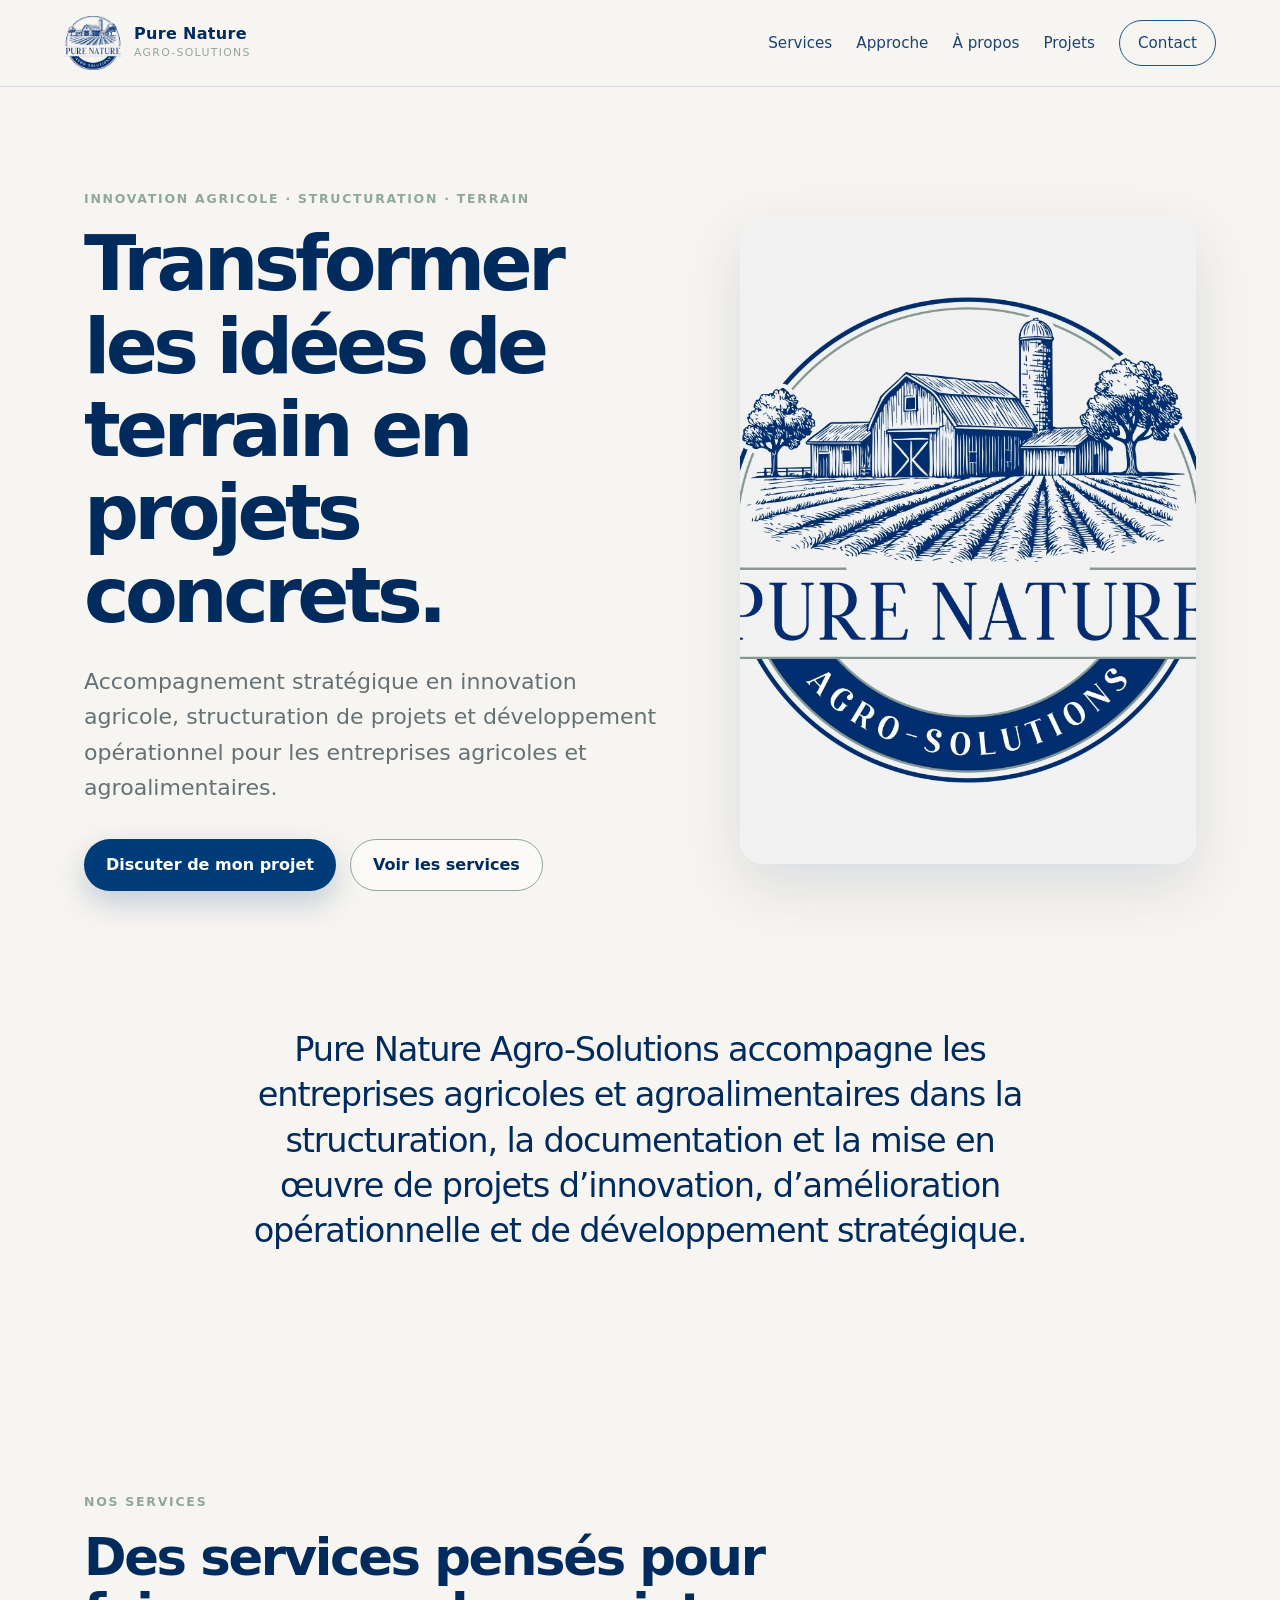
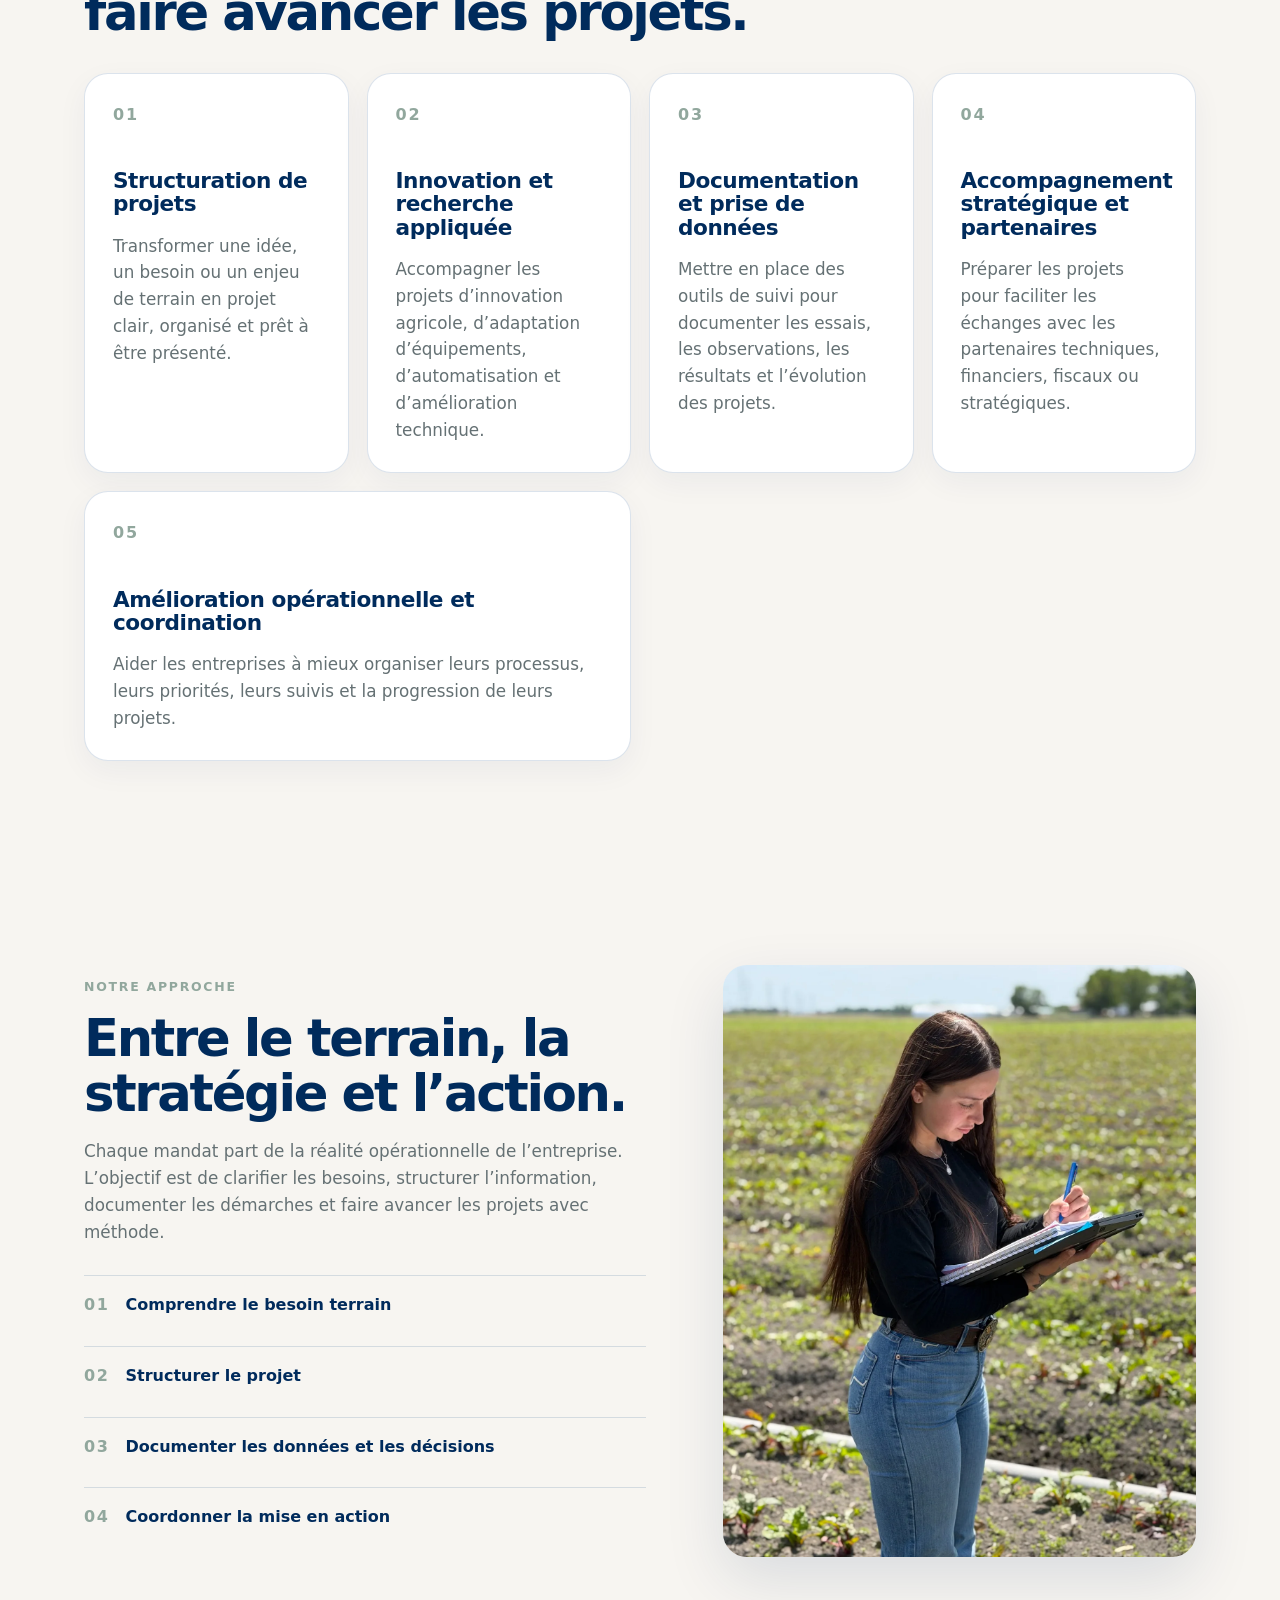
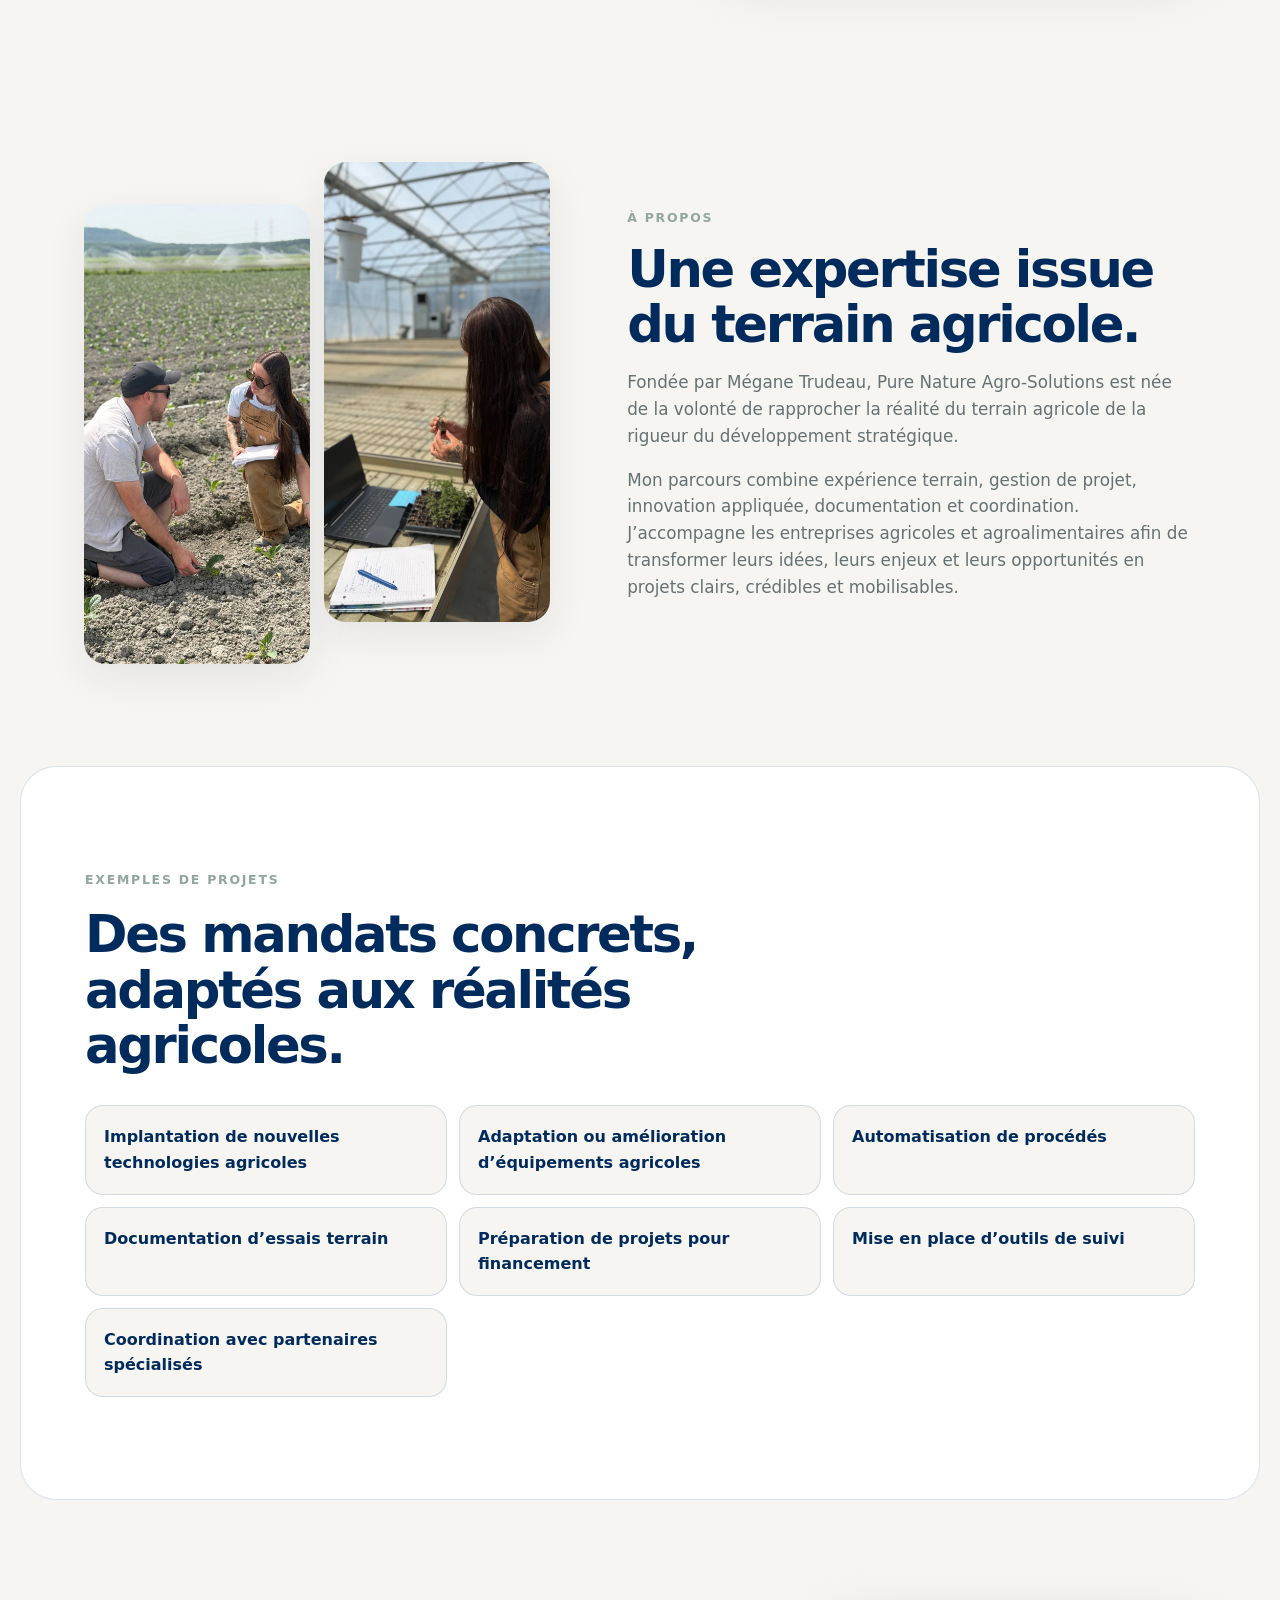
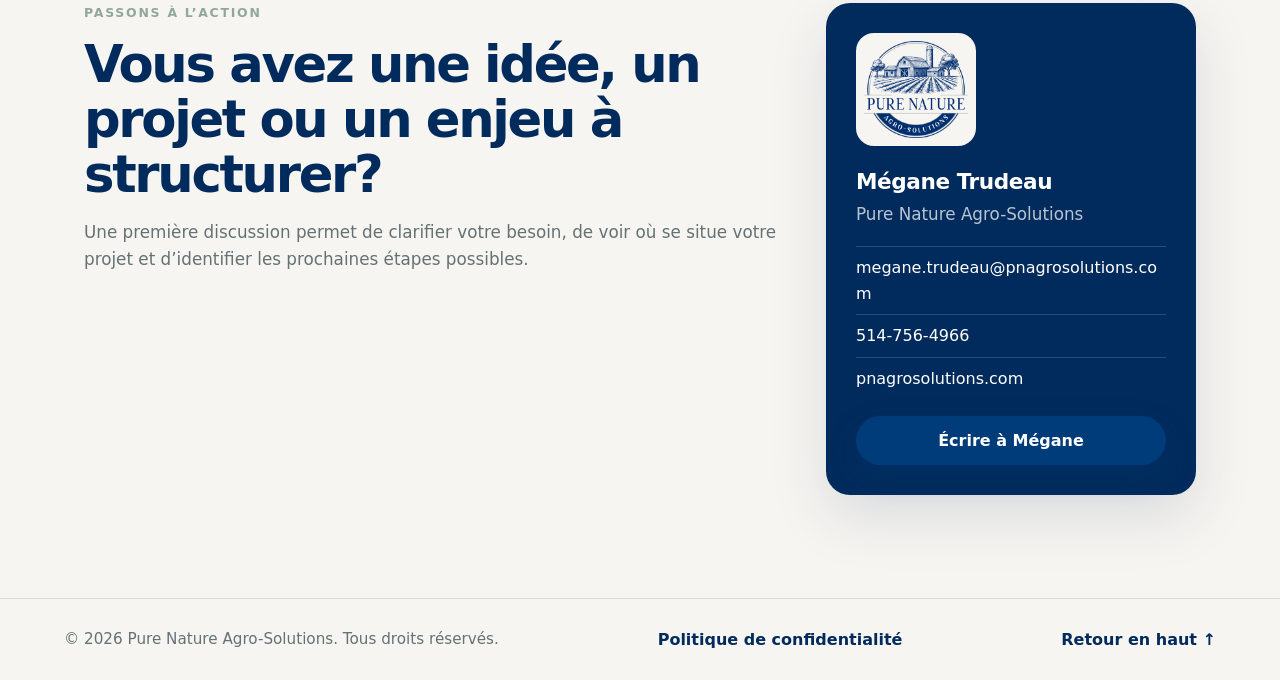
<file: index.html>
<!DOCTYPE html>
<html lang="fr">
<head>
  <meta charset="UTF-8" />
  <meta name="viewport" content="width=device-width, initial-scale=1.0" />
  <title>Pure Nature Agro-Solutions | Structuration de projets agricoles</title>
  <meta name="description" content="Pure Nature Agro-Solutions accompagne les entreprises agricoles et agroalimentaires dans la structuration, la documentation et la mise en œuvre de projets d’innovation, d’amélioration opérationnelle et de développement stratégique." />
  <meta name="author" content="Pure Nature Agro-Solutions" />
  <meta property="og:title" content="Pure Nature Agro-Solutions" />
  <meta property="og:description" content="Transformer les idées de terrain en projets concrets, structurés et crédibles." />
  <meta property="og:type" content="website" />
  <meta property="og:image" content="logo-pnas-fond.jpg" />
  <link rel="icon" href="logo-pnas-fond.jpg" />
  <link rel="stylesheet" href="style.css" />
</head>
<body>
  <header class="site-header" id="top">
    <a class="brand" href="#accueil" aria-label="Accueil Pure Nature Agro-Solutions">
      <img src="logo-pnas-fond.jpg" alt="Logo Pure Nature Agro-Solutions" />
      <span>Pure Nature<br><small>Agro-Solutions</small></span>
    </a>
    <button class="nav-toggle" aria-label="Ouvrir le menu" aria-expanded="false">☰</button>
    <nav class="main-nav" aria-label="Navigation principale">
      <a href="#services">Services</a>
      <a href="#approche">Approche</a>
      <a href="#apropos">À propos</a>
      <a href="#projets">Projets</a>
      <a href="#contact" class="nav-cta">Contact</a>
    </nav>
  </header>

  <main>
    <section class="hero section" id="accueil">
      <div class="hero-content">
        <p class="eyebrow">Innovation agricole · Structuration · Terrain</p>
        <h1>Transformer les idées de terrain en projets concrets.</h1>
        <p class="hero-text">Accompagnement stratégique en innovation agricole, structuration de projets et développement opérationnel pour les entreprises agricoles et agroalimentaires.</p>
        <div class="hero-actions">
          <a class="button primary" href="mailto:megane.trudeau@pnagrosolutions.com?subject=Discussion%20de%20projet%20-%20Pure%20Nature%20Agro-Solutions">Discuter de mon projet</a>
          <a class="button secondary" href="#services">Voir les services</a>
        </div>
      </div>
      <div class="hero-image" aria-label="Prise de données au champ">
        <img src="hero.webp" alt="Prise de données dans un champ agricole" />
      </div>
    </section>

    <section class="intro section narrow">
      <p>Pure Nature Agro-Solutions accompagne les entreprises agricoles et agroalimentaires dans la structuration, la documentation et la mise en œuvre de projets d’innovation, d’amélioration opérationnelle et de développement stratégique.</p>
    </section>

    <section class="section" id="services">
      <div class="section-heading">
        <p class="eyebrow">Nos services</p>
        <h2>Des services pensés pour faire avancer les projets.</h2>
      </div>
      <div class="cards services-grid">
        <article class="card">
          <span class="card-number">01</span>
          <h3>Structuration de projets</h3>
          <p>Transformer une idée, un besoin ou un enjeu de terrain en projet clair, organisé et prêt à être présenté.</p>
        </article>
        <article class="card">
          <span class="card-number">02</span>
          <h3>Innovation et recherche appliquée</h3>
          <p>Accompagner les projets d’innovation agricole, d’adaptation d’équipements, d’automatisation et d’amélioration technique.</p>
        </article>
        <article class="card">
          <span class="card-number">03</span>
          <h3>Documentation et prise de données</h3>
          <p>Mettre en place des outils de suivi pour documenter les essais, les observations, les résultats et l’évolution des projets.</p>
        </article>
        <article class="card">
          <span class="card-number">04</span>
          <h3>Accompagnement stratégique et partenaires</h3>
          <p>Préparer les projets pour faciliter les échanges avec les partenaires techniques, financiers, fiscaux ou stratégiques.</p>
        </article>
        <article class="card wide-card">
          <span class="card-number">05</span>
          <h3>Amélioration opérationnelle et coordination</h3>
          <p>Aider les entreprises à mieux organiser leurs processus, leurs priorités, leurs suivis et la progression de leurs projets.</p>
        </article>
      </div>
    </section>

    <section class="section split" id="approche">
      <div>
        <p class="eyebrow">Notre approche</p>
        <h2>Entre le terrain, la stratégie et l’action.</h2>
        <p>Chaque mandat part de la réalité opérationnelle de l’entreprise. L’objectif est de clarifier les besoins, structurer l’information, documenter les démarches et faire avancer les projets avec méthode.</p>
        <div class="steps">
          <div><strong>01</strong><span>Comprendre le besoin terrain</span></div>
          <div><strong>02</strong><span>Structurer le projet</span></div>
          <div><strong>03</strong><span>Documenter les données et les décisions</span></div>
          <div><strong>04</strong><span>Coordonner la mise en action</span></div>
        </div>
      </div>
      <img class="rounded-image" src="greenhouse-work.webp" alt="Travail d’analyse en serre avec ordinateur et plantules" />
    </section>

    <section class="section about" id="apropos">
      <div class="about-gallery">
        <img src="field-notes.webp" alt="Prise de notes au champ" />
        <img src="greenhouse-plants.webp" alt="Observation de jeunes plants en serre" />
      </div>
      <div>
        <p class="eyebrow">À propos</p>
        <h2>Une expertise issue du terrain agricole.</h2>
        <p>Fondée par Mégane Trudeau, Pure Nature Agro-Solutions est née de la volonté de rapprocher la réalité du terrain agricole de la rigueur du développement stratégique.</p>
        <p>Mon parcours combine expérience terrain, gestion de projet, innovation appliquée, documentation et coordination. J’accompagne les entreprises agricoles et agroalimentaires afin de transformer leurs idées, leurs enjeux et leurs opportunités en projets clairs, crédibles et mobilisables.</p>
      </div>
    </section>

    <section class="section projects" id="projets">
      <div class="section-heading">
        <p class="eyebrow">Exemples de projets</p>
        <h2>Des mandats concrets, adaptés aux réalités agricoles.</h2>
      </div>
      <div class="project-list">
        <span>Implantation de nouvelles technologies agricoles</span>
        <span>Adaptation ou amélioration d’équipements agricoles</span>
        <span>Automatisation de procédés</span>
        <span>Documentation d’essais terrain</span>
        <span>Préparation de projets pour financement</span>
        <span>Mise en place d’outils de suivi</span>
        <span>Coordination avec partenaires spécialisés</span>
      </div>
    </section>

    <section class="section cta" id="contact">
      <div>
        <p class="eyebrow">Passons à l’action</p>
        <h2>Vous avez une idée, un projet ou un enjeu à structurer?</h2>
        <p>Une première discussion permet de clarifier votre besoin, de voir où se situe votre projet et d’identifier les prochaines étapes possibles.</p>
      </div>
      <div class="contact-card">
        <img src="logo-pnas-fond.jpg" alt="Logo Pure Nature Agro-Solutions" />
        <h3>Mégane Trudeau</h3>
        <p>Pure Nature Agro-Solutions</p>
        <a href="mailto:megane.trudeau@pnagrosolutions.com">megane.trudeau@pnagrosolutions.com</a>
        <a href="tel:+15147564966">514-756-4966</a>
        <a href="https://pnagrosolutions.com">pnagrosolutions.com</a>
        <a class="button primary full" href="mailto:megane.trudeau@pnagrosolutions.com?subject=Demande%20d'information%20-%20Pure%20Nature%20Agro-Solutions">Écrire à Mégane</a>
      </div>
    </section>
  </main>

  <footer class="site-footer">
    <p>© <span id="year"></span> Pure Nature Agro-Solutions. Tous droits réservés.</p>
  <a href="/politique-confidentialite.html">Politique de confidentialité</a>
    <a href="#top">Retour en haut ↑</a>
  </footer>

  <script src="script.js"></script>
</body>
</html>
</file>
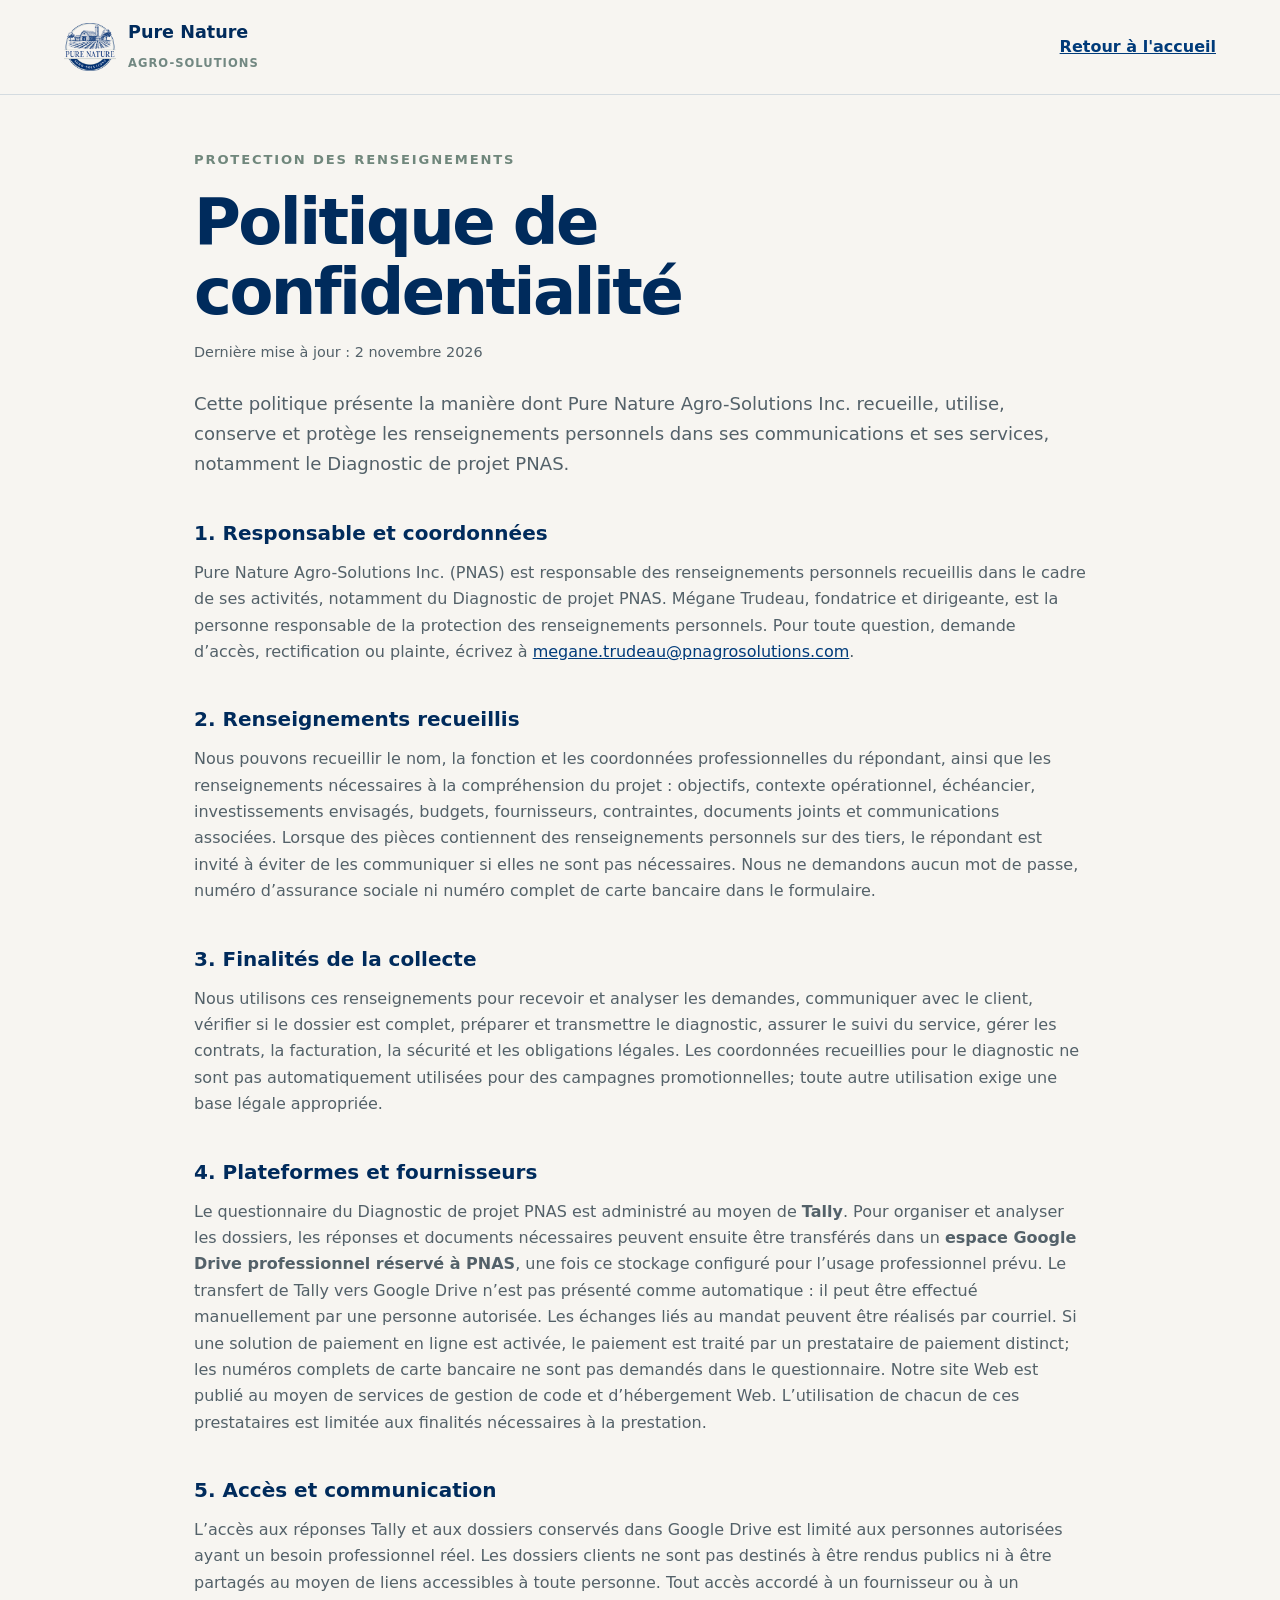
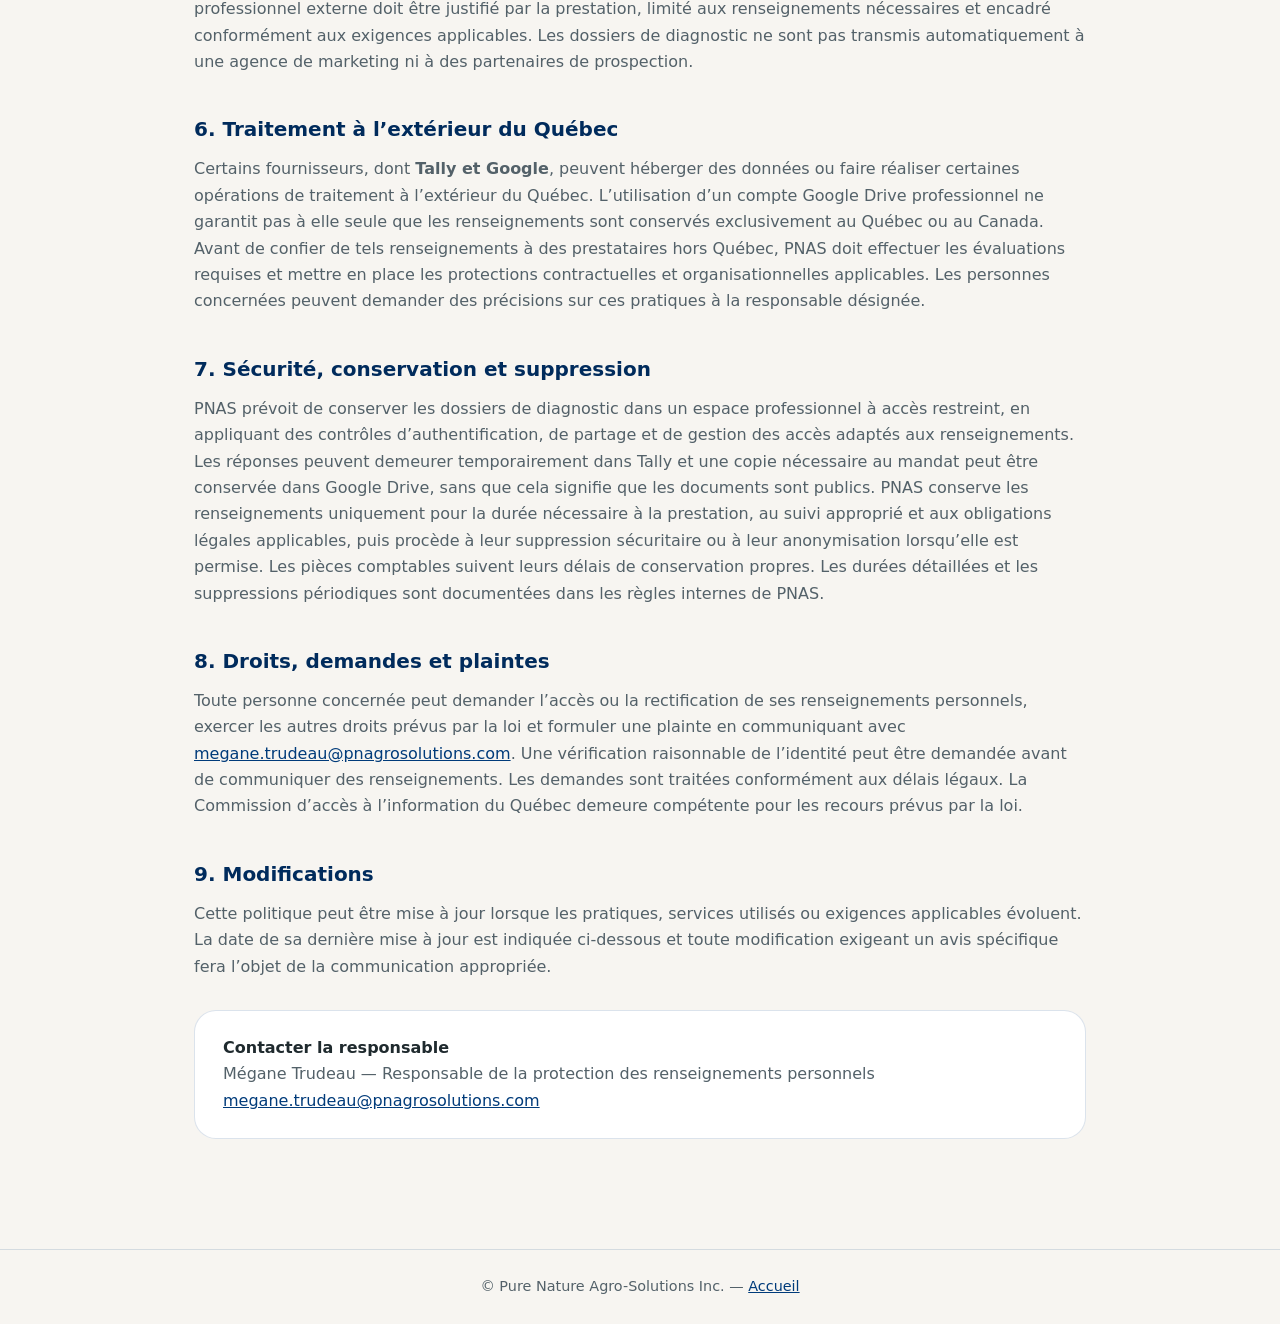
<file: politique-confidentialite.html>
<!doctype html>
<html lang="fr-CA">
<head><meta charset="utf-8"><meta name="viewport" content="width=device-width, initial-scale=1"><title>Politique de confidentialité | Pure Nature Agro-Solutions</title><meta name="description" content="Politique de confidentialité de Pure Nature Agro-Solutions Inc. : collecte, utilisation, protection et droits relatifs aux renseignements personnels."><link rel="icon" href="logo-pnas-fond.jpg"><style>
:root { --blue:#003b7a; --dark:#002b5c; --cream:#f7f5f1; --text:#1f2a2e; --muted:#536169; --line:rgba(0,59,122,.14) }
* {box-sizing:border-box} body{margin:0;background:var(--cream);color:var(--text);font-family:Inter,system-ui,-apple-system,"Segoe UI",sans-serif;line-height:1.65}
a{color:var(--blue)}.site-header{padding:18px clamp(20px,5vw,72px);display:flex;justify-content:space-between;align-items:center;gap:16px;border-bottom:1px solid var(--line)}.brand{display:flex;align-items:center;gap:12px;text-decoration:none;color:var(--dark);font-size:1.1rem;font-weight:800}.brand img{width:52px;height:52px;object-fit:contain}.brand small{color:#728882;font-size:.72rem;letter-spacing:.09em;text-transform:uppercase}.back{font-weight:600}.main{max-width:940px;padding:54px 24px 80px;margin:auto}.eyebrow{text-transform:uppercase;letter-spacing:.14em;font-weight:800;color:#70877c;font-size:.82rem}h1{font-size:clamp(2.25rem,6vw,4rem);line-height:1.1;letter-spacing:-.04em;color:var(--dark);margin:12px 0 14px}h2{font-size:1.25rem;margin:38px 0 10px;color:var(--dark)}p{margin:0 0 16px;color:var(--muted)}.intro{font-size:1.13rem}.meta{font-size:.9rem;margin:0 0 24px}.panel{background:white;padding:24px 28px;border:1px solid var(--line);border-radius:22px;margin:30px 0}.panel p{margin:0}.footer{border-top:1px solid var(--line);padding:25px 24px;text-align:center;color:var(--muted);font-size:.9rem}@media(max-width:600px){.site-header{padding:14px 18px}.brand img{width:40px;height:40px}.main{padding:36px 18px 52px}}
</style></head>
<body>
<header class="site-header"><a class="brand" href="/"><img src="logo-pnas-fond.jpg" alt="Logo de Pure Nature Agro-Solutions"><span>Pure Nature<br><small>Agro-Solutions</small></span></a><a class="back" href="/">Retour à l'accueil</a></header>
<main class="main"><p class="eyebrow">Protection des renseignements</p><h1>Politique de confidentialité</h1><p class="meta">Dernière mise à jour : 2 novembre 2026</p><p class="intro">Cette politique présente la manière dont Pure Nature Agro-Solutions Inc. recueille, utilise, conserve et protège les renseignements personnels dans ses communications et ses services, notamment le Diagnostic de projet PNAS.</p>
  <section aria-labelledby="s1"><h2 id="s1">1. Responsable et coordonnées</h2><p>Pure Nature Agro-Solutions Inc. (PNAS) est responsable des renseignements personnels recueillis dans le cadre de ses activités, notamment du Diagnostic de projet PNAS. Mégane Trudeau, fondatrice et dirigeante, est la personne responsable de la protection des renseignements personnels. Pour toute question, demande d’accès, rectification ou plainte, écrivez à <a href="mailto:megane.trudeau@pnagrosolutions.com">megane.trudeau@pnagrosolutions.com</a>.</p></section>
  <section aria-labelledby="s2"><h2 id="s2">2. Renseignements recueillis</h2><p>Nous pouvons recueillir le nom, la fonction et les coordonnées professionnelles du répondant, ainsi que les renseignements nécessaires à la compréhension du projet : objectifs, contexte opérationnel, échéancier, investissements envisagés, budgets, fournisseurs, contraintes, documents joints et communications associées. Lorsque des pièces contiennent des renseignements personnels sur des tiers, le répondant est invité à éviter de les communiquer si elles ne sont pas nécessaires. Nous ne demandons aucun mot de passe, numéro d’assurance sociale ni numéro complet de carte bancaire dans le formulaire.</p></section>
  <section aria-labelledby="s3"><h2 id="s3">3. Finalités de la collecte</h2><p>Nous utilisons ces renseignements pour recevoir et analyser les demandes, communiquer avec le client, vérifier si le dossier est complet, préparer et transmettre le diagnostic, assurer le suivi du service, gérer les contrats, la facturation, la sécurité et les obligations légales. Les coordonnées recueillies pour le diagnostic ne sont pas automatiquement utilisées pour des campagnes promotionnelles; toute autre utilisation exige une base légale appropriée.</p></section>
  <section aria-labelledby="s4"><h2 id="s4">4. Plateformes et fournisseurs</h2><p>Le questionnaire du Diagnostic de projet PNAS est administré au moyen de <strong>Tally</strong>. Pour organiser et analyser les dossiers, les réponses et documents nécessaires peuvent ensuite être transférés dans un <strong>espace Google Drive professionnel réservé à PNAS</strong>, une fois ce stockage configuré pour l’usage professionnel prévu. Le transfert de Tally vers Google Drive n’est pas présenté comme automatique : il peut être effectué manuellement par une personne autorisée. Les échanges liés au mandat peuvent être réalisés par courriel. Si une solution de paiement en ligne est activée, le paiement est traité par un prestataire de paiement distinct; les numéros complets de carte bancaire ne sont pas demandés dans le questionnaire. Notre site Web est publié au moyen de services de gestion de code et d’hébergement Web. L’utilisation de chacun de ces prestataires est limitée aux finalités nécessaires à la prestation.</p></section>
  <section aria-labelledby="s5"><h2 id="s5">5. Accès et communication</h2><p>L’accès aux réponses Tally et aux dossiers conservés dans Google Drive est limité aux personnes autorisées ayant un besoin professionnel réel. Les dossiers clients ne sont pas destinés à être rendus publics ni à être partagés au moyen de liens accessibles à toute personne. Tout accès accordé à un fournisseur ou à un professionnel externe doit être justifié par la prestation, limité aux renseignements nécessaires et encadré conformément aux exigences applicables. Les dossiers de diagnostic ne sont pas transmis automatiquement à une agence de marketing ni à des partenaires de prospection.</p></section>
  <section aria-labelledby="s6"><h2 id="s6">6. Traitement à l’extérieur du Québec</h2><p>Certains fournisseurs, dont <strong>Tally et Google</strong>, peuvent héberger des données ou faire réaliser certaines opérations de traitement à l’extérieur du Québec. L’utilisation d’un compte Google Drive professionnel ne garantit pas à elle seule que les renseignements sont conservés exclusivement au Québec ou au Canada. Avant de confier de tels renseignements à des prestataires hors Québec, PNAS doit effectuer les évaluations requises et mettre en place les protections contractuelles et organisationnelles applicables. Les personnes concernées peuvent demander des précisions sur ces pratiques à la responsable désignée.</p></section>
  <section aria-labelledby="s7"><h2 id="s7">7. Sécurité, conservation et suppression</h2><p>PNAS prévoit de conserver les dossiers de diagnostic dans un espace professionnel à accès restreint, en appliquant des contrôles d’authentification, de partage et de gestion des accès adaptés aux renseignements. Les réponses peuvent demeurer temporairement dans Tally et une copie nécessaire au mandat peut être conservée dans Google Drive, sans que cela signifie que les documents sont publics. PNAS conserve les renseignements uniquement pour la durée nécessaire à la prestation, au suivi approprié et aux obligations légales applicables, puis procède à leur suppression sécuritaire ou à leur anonymisation lorsqu’elle est permise. Les pièces comptables suivent leurs délais de conservation propres. Les durées détaillées et les suppressions périodiques sont documentées dans les règles internes de PNAS.</p></section>
  <section aria-labelledby="s8"><h2 id="s8">8. Droits, demandes et plaintes</h2><p>Toute personne concernée peut demander l’accès ou la rectification de ses renseignements personnels, exercer les autres droits prévus par la loi et formuler une plainte en communiquant avec <a href="mailto:megane.trudeau@pnagrosolutions.com">megane.trudeau@pnagrosolutions.com</a>. Une vérification raisonnable de l’identité peut être demandée avant de communiquer des renseignements. Les demandes sont traitées conformément aux délais légaux. La Commission d’accès à l’information du Québec demeure compétente pour les recours prévus par la loi.</p></section>
  <section aria-labelledby="s9"><h2 id="s9">9. Modifications</h2><p>Cette politique peut être mise à jour lorsque les pratiques, services utilisés ou exigences applicables évoluent. La date de sa dernière mise à jour est indiquée ci-dessous et toute modification exigeant un avis spécifique fera l’objet de la communication appropriée.</p></section>
<div class="panel"><strong>Contacter la responsable</strong><p>Mégane Trudeau — Responsable de la protection des renseignements personnels<br><a href="mailto:megane.trudeau@pnagrosolutions.com">megane.trudeau@pnagrosolutions.com</a></p></div></main>
<footer class="footer">© Pure Nature Agro-Solutions Inc. — <a href="/">Accueil</a></footer>
</body></html>
</file>
<file: style.css>
:root {
  --blue: #003b7a;
  --blue-dark: #002b5c;
  --sage: #91a79d;
  --sage-light: #dfe8e4;
  --cream: #f7f5f1;
  --paper: #ffffff;
  --text: #1f2a2e;
  --muted: #657174;
  --line: rgba(0, 59, 122, 0.14);
  --shadow: 0 22px 60px rgba(0, 43, 92, 0.12);
  --radius: 24px;
}

* { box-sizing: border-box; }
html { scroll-behavior: smooth; }
body {
  margin: 0;
  font-family: Inter, ui-sans-serif, system-ui, -apple-system, BlinkMacSystemFont, "Segoe UI", sans-serif;
  color: var(--text);
  background: var(--cream);
  line-height: 1.6;
}
img { max-width: 100%; display: block; }
a { color: inherit; text-decoration: none; }

.site-header {
  position: sticky;
  top: 0;
  z-index: 50;
  display: flex;
  align-items: center;
  justify-content: space-between;
  gap: 24px;
  padding: 14px clamp(20px, 5vw, 72px);
  background: rgba(247, 245, 241, 0.92);
  backdrop-filter: blur(14px);
  border-bottom: 1px solid var(--line);
}
.brand {
  display: flex;
  align-items: center;
  gap: 12px;
  font-weight: 700;
  letter-spacing: 0.02em;
  color: var(--blue-dark);
  line-height: 1.05;
}
.brand img { width: 58px; height: 58px; object-fit: contain; }
.brand small { font-weight: 500; letter-spacing: 0.12em; text-transform: uppercase; font-size: 0.68rem; color: var(--sage); }
.main-nav {
  display: flex;
  align-items: center;
  gap: 24px;
  font-size: 0.95rem;
  color: var(--blue-dark);
}
.main-nav a { opacity: 0.88; transition: opacity 0.2s ease; }
.main-nav a:hover { opacity: 1; }
.nav-cta {
  padding: 10px 18px;
  border: 1px solid var(--blue);
  border-radius: 999px;
}
.nav-toggle { display: none; border: 0; background: transparent; font-size: 1.8rem; color: var(--blue); }

.section {
  padding: clamp(64px, 8vw, 112px) clamp(20px, 5vw, 72px);
  max-width: 1240px;
  margin: 0 auto;
}
.narrow { max-width: 920px; }
.eyebrow {
  margin: 0 0 14px;
  color: var(--sage);
  font-weight: 800;
  text-transform: uppercase;
  letter-spacing: 0.14em;
  font-size: 0.78rem;
}
h1, h2, h3 { margin: 0; line-height: 1.08; color: var(--blue-dark); }
h1 { font-size: clamp(2.6rem, 6vw, 6rem); letter-spacing: -0.06em; max-width: 760px; }
h2 { font-size: clamp(2rem, 4vw, 4rem); letter-spacing: -0.045em; max-width: 780px; }
h3 { font-size: 1.35rem; letter-spacing: -0.02em; }
p { font-size: 1.05rem; color: var(--muted); }

.hero {
  display: grid;
  grid-template-columns: minmax(0, 1fr) minmax(380px, 0.78fr);
  gap: clamp(34px, 6vw, 72px);
  align-items: center;
  min-height: calc(100vh - 92px);
}
.hero-text { font-size: clamp(1.15rem, 2vw, 1.38rem); max-width: 660px; margin: 26px 0 0; }
.hero-actions { display: flex; flex-wrap: wrap; gap: 14px; margin-top: 34px; }
.button {
  display: inline-flex;
  align-items: center;
  justify-content: center;
  min-height: 48px;
  padding: 12px 22px;
  border-radius: 999px;
  font-weight: 800;
  transition: transform 0.2s ease, box-shadow 0.2s ease, background 0.2s ease;
}
.button:hover { transform: translateY(-2px); }
.button.primary { background: var(--blue); color: #fff; box-shadow: 0 12px 30px rgba(0, 59, 122, 0.22); }
.button.secondary { border: 1px solid var(--sage); color: var(--blue-dark); background: rgba(255,255,255,0.45); }
.button.full { width: 100%; margin-top: 16px; }
.hero-image {
  border-radius: var(--radius);
  overflow: hidden;
  box-shadow: var(--shadow);
  background: var(--paper);
}
.hero-image img { width: 100%; height: min(72vh, 740px); object-fit: cover; }
.intro {
  padding-top: 0;
  text-align: center;
}
.intro p {
  color: var(--blue-dark);
  font-size: clamp(1.3rem, 3vw, 2.1rem);
  line-height: 1.35;
  letter-spacing: -0.035em;
}
.section-heading { display: flex; flex-direction: column; gap: 4px; margin-bottom: 32px; }
.cards { display: grid; gap: 18px; }
.services-grid { grid-template-columns: repeat(4, minmax(0, 1fr)); }
.card {
  padding: 28px;
  background: var(--paper);
  border: 1px solid var(--line);
  border-radius: var(--radius);
  box-shadow: 0 10px 30px rgba(0, 43, 92, 0.05);
}
.card-number {
  display: inline-flex;
  margin-bottom: 42px;
  color: var(--sage);
  font-weight: 900;
  letter-spacing: 0.12em;
}
.card p { margin-bottom: 0; }
.wide-card { grid-column: span 2; }
.split {
  display: grid;
  grid-template-columns: minmax(0, 0.95fr) minmax(360px, 0.8fr);
  gap: clamp(34px, 6vw, 80px);
  align-items: center;
}
.rounded-image { border-radius: var(--radius); box-shadow: var(--shadow); aspect-ratio: 4 / 5; object-fit: cover; width: 100%; }
.steps {
  display: grid;
  gap: 12px;
  margin-top: 30px;
}
.steps div {
  display: flex;
  gap: 16px;
  align-items: center;
  padding: 16px 0;
  border-top: 1px solid var(--line);
}
.steps strong { color: var(--sage); letter-spacing: 0.1em; }
.steps span { font-weight: 750; color: var(--blue-dark); }
.about {
  display: grid;
  grid-template-columns: minmax(350px, 0.82fr) minmax(0, 1fr);
  gap: clamp(34px, 6vw, 80px);
  align-items: center;
}
.about-gallery {
  display: grid;
  grid-template-columns: 1fr 1fr;
  gap: 14px;
}
.about-gallery img {
  border-radius: 22px;
  height: 460px;
  width: 100%;
  object-fit: cover;
  box-shadow: 0 14px 40px rgba(0, 43, 92, 0.08);
}
.about-gallery img:first-child { margin-top: 42px; }
.projects { background: var(--paper); border-radius: 36px; border: 1px solid var(--line); }
.project-list {
  display: grid;
  grid-template-columns: repeat(3, 1fr);
  gap: 12px;
}
.project-list span {
  padding: 18px;
  border-radius: 18px;
  background: var(--cream);
  color: var(--blue-dark);
  font-weight: 750;
  border: 1px solid var(--line);
}
.cta {
  display: grid;
  grid-template-columns: minmax(0, 1fr) 370px;
  gap: 40px;
  align-items: stretch;
}
.cta h2 { max-width: 700px; }
.contact-card {
  background: var(--blue-dark);
  color: #fff;
  border-radius: var(--radius);
  padding: 30px;
  box-shadow: var(--shadow);
}
.contact-card img { width: 120px; background: var(--cream); border-radius: 18px; padding: 8px; margin-bottom: 24px; }
.contact-card h3 { color: #fff; }
.contact-card p { color: rgba(255,255,255,0.72); margin: 8px 0 18px; }
.contact-card a:not(.button) { display: block; color: #fff; padding: 8px 0; border-top: 1px solid rgba(255,255,255,0.16); word-break: break-word; }
.site-footer {
  display: flex;
  justify-content: space-between;
  gap: 20px;
  padding: 28px clamp(20px, 5vw, 72px);
  color: var(--muted);
  border-top: 1px solid var(--line);
}
.site-footer p { margin: 0; font-size: 0.95rem; }
.site-footer a { color: var(--blue-dark); font-weight: 750; }

@media (max-width: 980px) {
  .nav-toggle { display: block; }
  .main-nav {
    position: absolute;
    top: 86px;
    left: 20px;
    right: 20px;
    display: none;
    flex-direction: column;
    align-items: flex-start;
    gap: 16px;
    padding: 24px;
    background: var(--paper);
    border-radius: 22px;
    box-shadow: var(--shadow);
  }
  .main-nav.is-open { display: flex; }
  .hero, .split, .about, .cta { grid-template-columns: 1fr; }
  .hero { min-height: auto; padding-top: 44px; }
  .hero-image img { height: 520px; }
  .services-grid { grid-template-columns: repeat(2, 1fr); }
  .project-list { grid-template-columns: repeat(2, 1fr); }
}

@media (max-width: 640px) {
  .brand span { display: none; }
  .brand img { width: 52px; height: 52px; }
  .site-header { padding: 12px 18px; }
  .section { padding-left: 18px; padding-right: 18px; }
  .hero-image img { height: 430px; }
  .services-grid, .project-list, .about-gallery { grid-template-columns: 1fr; }
  .wide-card { grid-column: auto; }
  .about-gallery img { height: 360px; }
  .about-gallery img:first-child { margin-top: 0; }
  .site-footer { flex-direction: column; }
}
</file>
